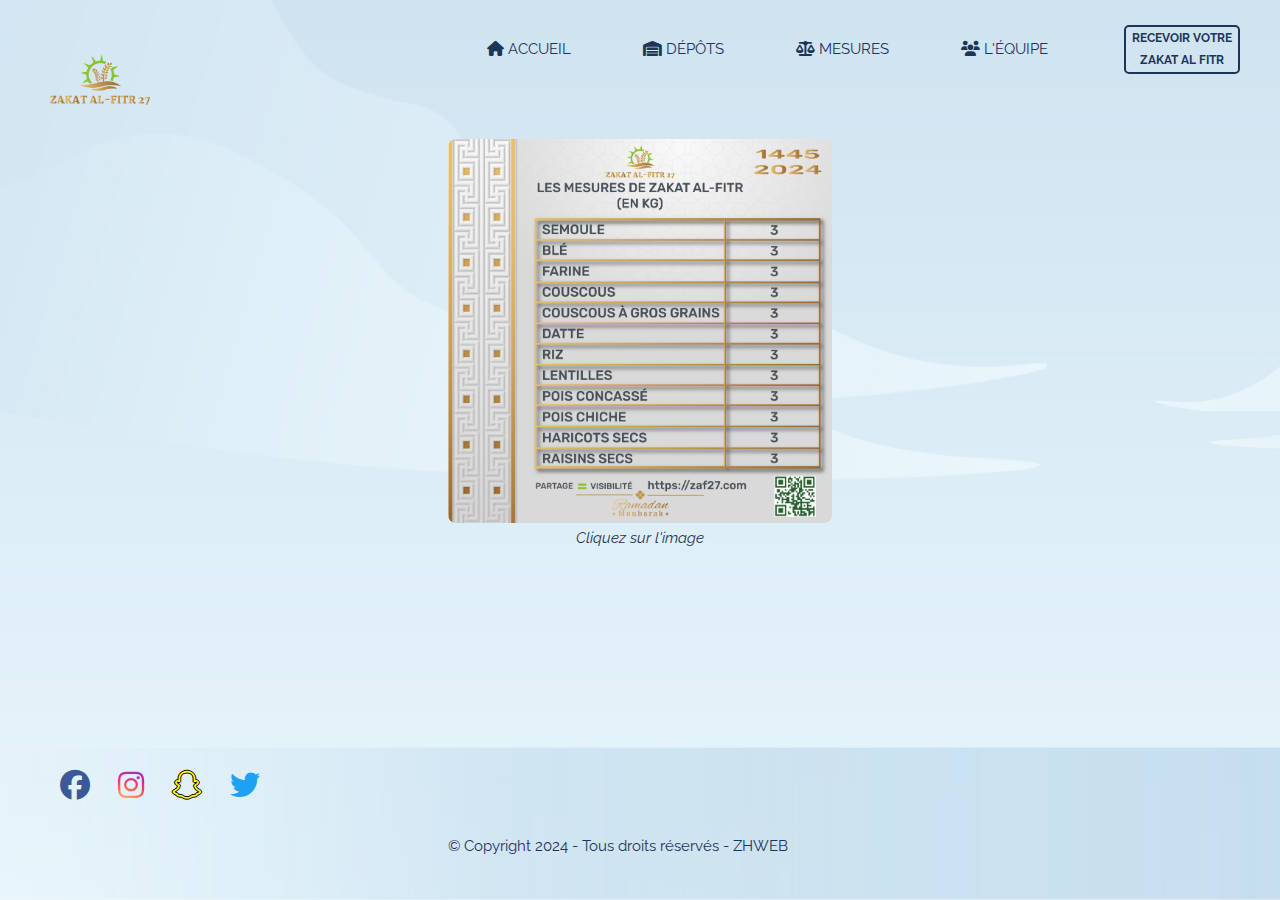
<file: measures.html>
<!DOCTYPE html>
<html lang="fr">
  <head>
    <meta charset="UTF-8">
    <meta name="viewport" content="width=device-width, initial-scale=1">
    <meta name="description" content="Website for Zakat Al Fitr">
    <title>Zakat Al Fitr 27</title>
    <link rel="icon" type="image/x-icon" href="img/Zakat Al Fitr.png">
    <link rel="stylesheet" href="https://www.w3schools.com/w3css/4/w3.css">
    <link rel="stylesheet" href="measures.css">
    <!-- CSS only -->
    <link rel="stylesheet" href="https://fonts.googleapis.com/css?family=Raleway">
    <link rel="stylesheet" href="https://cdnjs.cloudflare.com/ajax/libs/font-awesome/6.1.0/css/all.min.css">
  </head>

<body>

  <!-- Sidebar on small screens when clicking the menu icon -->
  <div class="sidenav" id="mySidenav">
    <a href="javascript:void(0)" class="closebtn" onclick="closeNav()">&times;</a>
    <a href="index.html" onclick="closeNav()" class="w3-bar-item w3-button"><i class="fa fa-home"></i> ACCUEIL</a>
    <a href="warehouse.html" onclick="closeNav()" class="w3-bar-item w3-button"><i class="fa fa-warehouse"></i> DÉPÔTS</a>
    <a href="measures.html" onclick="closeNav()" class="w3-bar-item w3-button"><i class="fa fa-balance-scale"></i> MESURES</a>
    <a href="team.html" onclick="closeNav()" class="w3-bar-item w3-button"><i class="fa fa-users"></i> L'ÉQUIPE</a>
    <a href="contact.html" onclick="closeNav()"><button class="w3-button w3-small w3-border w3-border-blue w3-round-large"><u>RECEVOIR VOTRE ZAKAT AL FITR</u></button></a>
    <!-- <a href="#contact" onclick="w3_close()" class="w3-bar-item w3-button">CONTACT</a> -->
  </div>
  
  <!-- Header with full-height image -->
  <header class="bgimg-1 w3-display-container" class="responsive" id="home">
    <!-- Navbar (on top) -->
    <div class="container" id="myNavbar">
      <div class="topnav">
        <!-- Right-sided navbar links -->
        <div class="w3-right w3-hide-small">
          <a href="index.html"><i class="fa fa-home"></i> ACCUEIL</a>
          <a href="warehouse.html"><i class="fa fa-warehouse"></i> DÉPÔTS</a> 
          <a href="measures.html" class="active"><i class="fa fa-balance-scale"></i> MESURES</a>
          <a href="team.html"><i class="fa fa-users"></i> L'ÉQUIPE</a>
          <button onclick="location.href='contact.html'" class="button button1"><b>RECEVOIR VOTRE<br>ZAKAT AL FITR</b></a>
        </div>

        <!-- Hide right-floated links on small screens and replace them with a menu icon -->
        <a href="javascript:void(0)" class="w3-bar-item w3-button w3-right w3-hide-large w3-hide-medium" id="openbtn" onclick="openNav()">&#9776;</a>
      </div>
      <a href="index.html" class="w3-bar-item w3-button" id="logo" alt="App Zakat Al Fitr"></a>
    </div>
      
    <!-- Trigger the Modal -->
    <img id="myImg" src="img/Mesures.jpg" alt="Tableau des mesures" class="responsive" />
    <br />
    <p><i>Cliquez sur l'image</i></p>

    <!-- The Modal -->
    <div id="myModal" class="modal">
      <span class="close">&times;</span>
      <img class="modal-content" id="img01">
      <div id="caption"></div>
    </div>

      <!-- Footer -->
      <footer class="w3-display-bottomleft w3-text-grey w3-large-2" style="padding:28px 48px">
        <a href="https://www.facebook.com/profile.php?id=100090586256162" target="_blank"><i class="fa-brands fa-facebook w3-hover-opacity"></i></a>
        <a href="https://www.instagram.com/" target="_blank"><i class="fa-brands fa-instagram w3-hover-opacity"></i></a>
        <a href="https://accounts.snapchat.com/" target="_blank"><i class="fa-brands fa-snapchat w3-hover-opacity"></i></a>
        <a href="https://twitter.com/" target="_blank"><i class="fa-brands fa-twitter w3-hover-opacity"></i></a>
        <p class="bgimg-2 copyright w3-center">&#169 Copyright 2024 - Tous droits réservés - ZHWEB</p>
      </footer>

  </header>

  <script src="measures.js"></script>

</body>
</html>
</file>
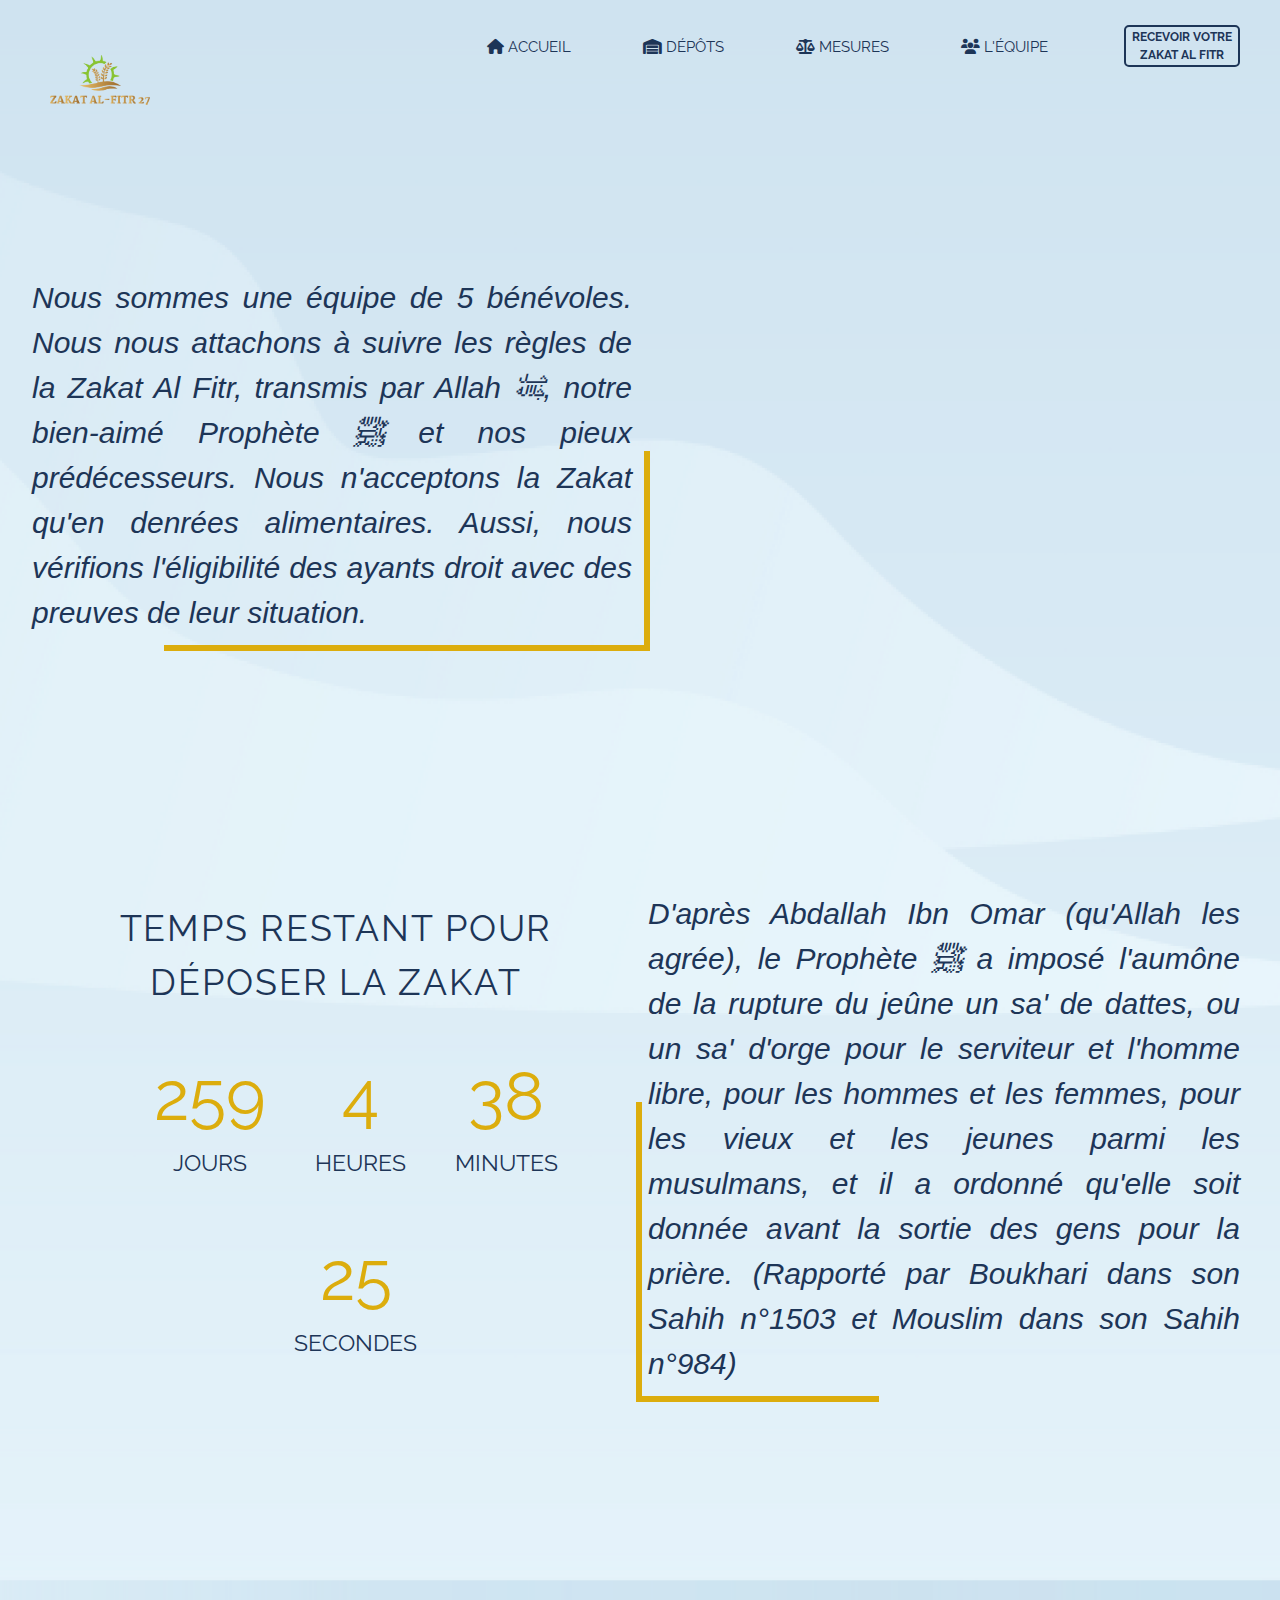
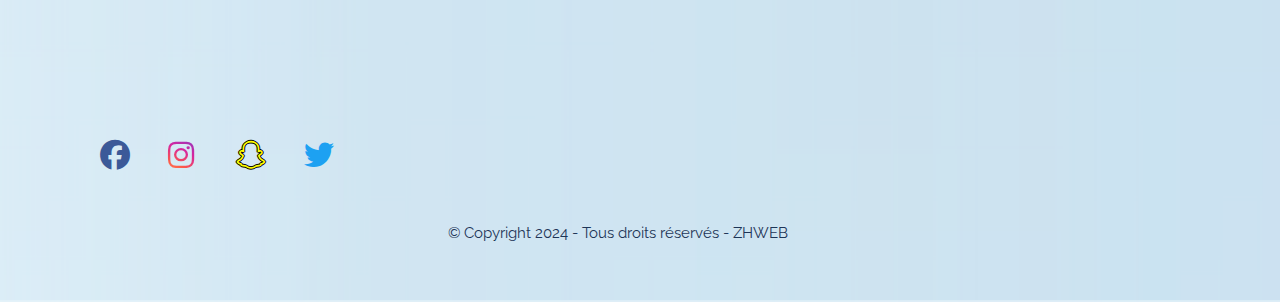
<file: team.html>
<!DOCTYPE html>
<html>
  <head>
    <title>Zakat Al Fitr 27</title>
    <meta charset="UTF-8">
    <meta name="viewport" content="width=device-width, initial-scale=1">
    <link rel="stylesheet" href="https://www.w3schools.com/w3css/4/w3.css">
    <link rel="stylesheet" href="team.css">
    <link rel="stylesheet" href="https://fonts.googleapis.com/css?family=Raleway">
    <link rel="stylesheet" href="https://cdnjs.cloudflare.com/ajax/libs/font-awesome/6.1.0/css/all.min.css">
    <link rel="icon" type="image/x-icon" href="img/Zakat Al Fitr.png">
  </head>

<body>

  <!-- Sidebar on small screens when clicking the menu icon -->
  <div class="sidenav" id="mySidenav">
    <a href="javascript:void(0)" class="closebtn" onclick="closeNav()">&times;</a>
    <a href="index.html" onclick="closeNav()" class="w3-bar-item w3-button"><i class="fa fa-home"></i> ACCUEIL</a>
    <a href="warehouse.html" onclick="closeNav()" class="w3-bar-item w3-button"><i class="fa fa-warehouse"></i> DÉPÔTS</a>
    <a href="measures.html" onclick="closeNav()" class="w3-bar-item w3-button"><i class="fa fa-balance-scale"></i> MESURES</a>
    <a href="team.html" onclick="closeNav()" class="w3-bar-item w3-button"><i class="fa fa-users"></i> L'ÉQUIPE</a>
    <a href="contact.html" onclick="closeNav()"><button class="w3-button w3-small w3-border w3-border-blue w3-round-large"><u>RECEVOIR VOTRE ZAKAT AL FITR</u></button></a>
    <!-- <a href="#contact" onclick="w3_close()" class="w3-bar-item w3-button">CONTACT</a> -->
  </div>
  
  <!-- Header with full-height image -->
  <header class="bgimg-1 w3-display-container" class="responsive" id="home">
    <!-- Navbar (on top) -->
    <div class="container" id="myNavbar">
      <div class="topnav">
        <!-- Right-sided navbar links -->
        <div class="w3-right w3-hide-small">
          <a href="index.html"><i class="fa fa-home"></i> ACCUEIL</a>
          <a href="warehouse.html"><i class="fa fa-warehouse"></i> DÉPÔTS</a> 
          <a href="measures.html" class="active"><i class="fa fa-balance-scale"></i> MESURES</a>
          <a href="team.html"><i class="fa fa-users"></i> L'ÉQUIPE</a>
          <button onclick="location.href='contact.html'" class="button button1"><b>RECEVOIR VOTRE<br>ZAKAT AL FITR</b></a>
            <!-- <a href="" class="w3-button w3-border w3-border-blue w3-round-large" id="cta">RECEVOIR VOTRE ZAKAT AL FITR></a> -->
        </div>

        <!-- Hide right-floated links on small screens and replace them with a menu icon -->
        <a href="javascript:void(0)" class="w3-bar-item w3-button w3-right w3-hide-large w3-hide-medium" id="openbtn" onclick="openNav()">&#9776;</a>
      </div>
      <a href="index.html" class="w3-bar-item w3-button" id="logo" alt="App Zakat Al Fitr"></a>
    </div>

    <div class="w3-container" style="padding:170px 16px" id="team">
      <!-- <div class="container-team"> -->
        <div class="w3-row-padding">
          <div class="w3-col m6">
            <h2 class="text-1">
              <i>
                Nous sommes une équipe de 5 bénévoles. Nous nous attachons à suivre les règles 
                de la Zakat Al Fitr, transmis par Allah ﷻ, notre bien-aimé 
                Prophète ﷺ et nos pieux prédécesseurs. Nous n'acceptons la Zakat 
                qu'en denrées alimentaires. Aussi, nous vérifions l'éligibilité des 
                ayants droit avec des preuves de leur situation.
              </i>
            </h2>
              <hr class="new1">
              <div class="vl"></div>
          </div>
          <div class="w3-row-padding">
            <div class="w3-col m6">
              <div class="container-countdown">
                <h1 id="headline">Temps restant pour déposer la zakat</h1>
                  <!-- <div id="countdown"> -->
                    <ul>
                      <li><span id="days"></span>JOURS</li>
                      <li><span id="hours"></span>HEURES</li>
                      <li><span id="minutes"></span>MINUTES</li>
                      <li><span id="seconds"></span>SECONDES</li>
                    </ul>
                  <!-- </div> -->
              </div>
            </div>
            <div class="w3-col m6">
              <h2 class="text-1">
                <i>
                  D'après Abdallah Ibn Omar (qu'Allah les agrée), le Prophète ﷺ a imposé 
                  l'aumône de la rupture du jeûne un sa' de dattes, ou un sa' d'orge pour le 
                  serviteur et l'homme libre, pour les hommes et les femmes, pour les vieux 
                  et les jeunes parmi les musulmans, et il a ordonné qu'elle soit donnée 
                  avant la sortie des gens pour la prière.
                  (Rapporté par Boukhari dans son Sahih n°1503 et Mouslim dans son Sahih n°984)
                </i>
              </h2>
                  <hr class="new2">
                  <div class="vl1"></div>
                  <!-- <hr class="new3"> -->
            </div>
          </div>
        </div>
      <!-- </div> -->
    </div>

    <div class="w3-display-bottomleft w3-text-grey w3-large-2" style="padding:24px 48px">
      <a href="https://www.facebook.com/profile.php?id=100090586256162" target="_blank"><i class="fa-brands fa-facebook w3-hover-opacity"></i></a>
      <a href="https://www.instagram.com/" target="_blank"><i class="fa-brands fa-instagram w3-hover-opacity"></i></a>
      <a href="https://accounts.snapchat.com/" target="_blank"><i class="fa-brands fa-snapchat w3-hover-opacity"></i></a>
      <a href="https://twitter.com/" target="_blank"><i class="fa-brands fa-twitter w3-hover-opacity"></i></a>
      <footer class="copyright">&#169 Copyright 2024 - Tous droits réservés - ZHWEB</footer>
    </div>
  </header>

  <script src="team.js"></script>

</body>
</html>
</file>
<file: measures.css>
body,
h1,
h2,
h3,
h4,
h5,
h6 {
  font-family: "Raleway", sans-serif;
}

body,
html {
  height: 100%;
  line-height: 1.8;
}

/* Barre latérale s'ouvre à droite */
.sidenav {
  height: 100%;
  width: 0;
  position: fixed;
  z-index: 1;
  top: 0;
  right: 0px;
  background-color: #111;
  overflow-x: hidden;
  transition: 0.5s;
  padding-top: 100px;
  opacity: 0.8;
}

.sidenav a {
  padding: 18px 18px 18px 18px;
  text-decoration: none;
  font-size: 25px;
  color: #ef7d39;
  display: block;
  transition: 0.3s;
}

.sidenav a:hover {
  color: #1d3557;
}

.sidenav .closebtn {
  color: #ef7d39;
  position: absolute;
  top: 0;
  right: 25px;
  font-size: 56px;
  margin-left: 50px;
}

#openbtn {
  color: #ef7d39;
  font-size: 20px;
}

/* Logo */
#logo {
  background-position: center;
  background-repeat: no-repeat;
  background-size: contain;
  background-image: url("img/Zakat\ Al\ Fitr.png");
  position: absolute;
  top: 30px;
  left: 50px;
  width: 100px;
  height: 100px;
  overflow: hidden;
}

#logo:hover {
  opacity: 0.8;
}

/* Position the navbar container inside the image */
.container {
  position: relative;
  width: auto;
}

/* The navbar */
.topnav {
  overflow: hidden;
}

/* Navbar links */
.topnav a {
  float: left;
  color: #1d3557;
  text-align: center;
  padding: 34px 36px;
  text-decoration: none;
  font-size: 15px;
  border-bottom: 2px solid transparent;
}

.topnav a:before {
  content: "";
  display: block;
  position: relative;
  width: 0;
  top: 2em;
  border-bottom: 2px solid #ef7d39;
  transition: width 0.4s;
}

.topnav a:hover {
  height: 1px;
  opacity: 0.7;
  text-align: left;
}

.topnav a:hover:before {
  width: 100%;
}

.active,
.a:hover {
  border-bottom: 2px solid #ef7d39;
}

input[type="text"] {
  font-size: 1rem;
}

/* Button in the navbar */
.button {
  background-color: #1d3557;
  border-radius: 5px;
  border: none;
  color: white;
  /* padding: 16px 32px; */
  text-align: center;
  text-decoration: none;
  display: inline-block;
  font-size: 12px;
  margin: 25px 40px;
  transition-duration: 0.4s;
  cursor: pointer;
}

.button1 {
  background-color: transparent;
  color: #1d3557;
  border: 2px solid #1d3557;
}

.button1:hover {
  background-color: #1d3557;
  color: white;
}

/* Full height image header */
.bgimg-1 {
  background-position: center;
  background-repeat: no-repeat;
  background-image: url("img/Page\ 2\ Depots.png");
  background-size: cover;
  min-height: 100%;
}

/* Media queries for mobile devices */
@media only screen and (min-width: 800px) and (max-width: 1920px) {
  .bgimg-1 {
    background-image: url("img/Page\ 2\ Depots.png");
  }
}

@media only screen and (min-width: 360px) and (max-width: 428px) {
  .bgimg-1 {
    background-image: url("img/Page\ 2\ Responsive.png");
  }
}

/* Media queries for mobile devices */
.copyright {
  position: relative;
  left: 1000px;
  color: #1d3557;
}

/* Media queries for mobile devices */
@media screen and (max-width: 1920px) {
  .copyright {
    position: relative;
    bottom: 10px;
    left: 700px;
  }
}

@media screen and (max-width: 1440px) {
  .copyright {
    position: relative;
    bottom: 1px;
    left: 450px;
  }
}

@media screen and (max-width: 1280px) {
  .copyright {
    position: relative;
    top: 3px;
    left: 400px;
  }
}

@media screen and (max-width: 1080px) {
  .copyright {
    position: relative;
    left: 310px;
    top: 1px;
  }
}

@media screen and (max-width: 810px) {
  .copyright {
    position: relative;
    left: 170px;
    top: -10px;
  }
}

@media screen and (max-width: 800px) {
  .copyright {
    position: relative;
    left: 150px;
    top: -18px;
  }
}

@media screen and (max-width: 428px) {
  .copyright {
    font-size: x-small;
    position: relative;
    left: 30px;
    top: 1px;
  }
}

@media screen and (max-width: 414px) {
  .copyright {
    font-size: x-small;
    position: relative;
    left: 22px;
    top: 2px;
  }
}

@media screen and (max-width: 390px) {
  .copyright {
    font-size: xx-small;
    position: relative;
    left: 25px;
    top: 2px;
  }
}

@media screen and (max-width: 384px) {
  .copyright {
    font-size: xx-small;
    position: relative;
    left: 20px;
  }
}

@media screen and (max-width: 375px) {
  .copyright {
    font-size: xx-small;
    position: relative;
    left: 16px;
  }
}

@media screen and (max-width: 360px) {
  .copyright {
    font-size: xx-small;
    position: relative;
    left: 9px;
  }
}

/* icons social network */
.fa-facebook {
  font-size: 30px;
  margin: 5px 2px;
  padding: 10px;
  color: #3b5998;
}

.fa-instagram {
  font-size: 30px;
  margin: 5px 2px;
  padding: 10px;
  background: radial-gradient(
    circle at 30% 107%,
    #fdf497 0%,
    #fdf497 5%,
    #fd5949 45%,
    #d6249f 60%,
    #285aeb 90%
  );
  -webkit-background-clip: text;
  /* Also define standard property for compatibility */
  background-clip: text;
  -webkit-text-fill-color: transparent;
}

.fa-snapchat {
  font-size: 30px;
  margin: 5px 2px;
  padding: 10px;
  color: #fffc00;
  text-shadow: -1px 0 black, 0 1px black, 1px 0 black, 0 -1px black;
}
.fa-twitter {
  font-size: 30px;
  margin: 5px 2px;
  padding: 10px;
  color: #1da1f2;
}

/* Media queries for mobile devices */
@media screen and (max-width: 810px) {
  .fa-facebook,
  .fa-instagram,
  .fa-snapchat,
  .fa-twitter {
    position: relative;
    padding: 30px;
    font-size: 30px;
    width: 40px;
    left: 10px;
    bottom: 20px;
  }
}

@media screen and (max-width: 428px) {
  .fa-facebook,
  .fa-instagram,
  .fa-snapchat,
  .fa-twitter {
    position: relative;
    padding: 30px;
    font-size: 35px;
    width: 40px;
    left: 20px;
    bottom: 20px;
  }
}

@media screen and (max-width: 414px) {
  .fa-facebook,
  .fa-instagram,
  .fa-snapchat,
  .fa-twitter {
    position: relative;
    padding: 30px;
    font-size: 35px;
    width: 40px;
    bottom: 15px;
    left: 10px;
  }
}

@media screen and (max-width: 412px) {
  .fa-facebook,
  .fa-instagram,
  .fa-snapchat,
  .fa-twitter {
    position: relative;
    padding: 30px;
    font-size: 30px;
    width: 40px;
    left: 10px;
    top: 10px;
  }
}

@media screen and (max-width: 411px) {
  .fa-facebook,
  .fa-instagram,
  .fa-snapchat,
  .fa-twitter {
    position: relative;
    padding: 30px;
    font-size: 30px;
    width: 40px;
    left: 10px;
    top: 10px;
  }
}

@media screen and (max-width: 390px) {
  .fa-facebook,
  .fa-instagram,
  .fa-snapchat,
  .fa-twitter {
    position: relative;
    padding: 30px;
    font-size: 35px;
    width: 50px;
    margin: 5px 2px;
    bottom: 10px;
    left: 1px;
  }
}

@media screen and (max-width: 384px) {
  .fa-facebook,
  .fa-instagram,
  .fa-snapchat,
  .fa-twitter {
    position: relative;
    padding: 30px;
    font-size: 35px;
    width: 40px;
    bottom: 10px;
    left: 1px;
  }
}

@media screen and (max-width: 375px) {
  .fa-facebook,
  .fa-instagram,
  .fa-snapchat,
  .fa-twitter {
    position: relative;
    padding: 30px;
    font-size: 35px;
    width: 50px;
    bottom: 2px;
    left: -10px;
  }
}

@media screen and (max-width: 360px) {
  .fa-facebook,
  .fa-instagram,
  .fa-snapchat,
  .fa-twitter {
    position: relative;
    padding: 25px;
    font-size: 29px;
    width: 50px;
    margin: 5px 2px;
    bottom: 5px;
    left: 5px;
  }
}

/* Measures page */
@media only screen and (min-width: 800px) and (max-width: 1920px) {
  #myImg {
    width: 30%;
  }
}

@media screen and (max-width: 810px) {
  #myImg {
    width: 55%;
  }
}

@media only screen and (min-width: 360px) and (max-width: 428px) {
  #myImg {
    width: 80%;
  }
}

p {
  color: #1d3557;
  text-align: center;
}

.responsive {
  display: block;
  margin-left: auto;
  margin-right: auto;
  position: relative;
  top: 40px;
  max-width: 33%;
  height: auto;
}

#myImg {
  cursor: pointer;
  transition: 0.3s;
  border-radius: 8px;
}

#myImg:hover {
  opacity: 0.7;
}

/* The Modal (background) */
.modal {
  display: none; /* Hidden by default */
  position: fixed; /* Stay in place */
  z-index: 1; /* Sit on top */
  padding-top: 100px; /* Location of the box */
  left: 0;
  top: 0;
  width: 100%; /* Full width */
  height: 100%; /* Full height */
  overflow: auto; /* Enable scroll if needed */
  background-color: rgb(0, 0, 0); /* Fallback color */
  background-color: rgba(0, 0, 0, 0.9); /* Black w/ opacity */
}

/* Modal Content (image) */
.modal-content {
  margin: auto;
  display: block;
  width: 95%;
  max-width: 700px;
  border-radius: 8px;
}

/* Caption of Modal Image */
#caption {
  margin: auto;
  display: block;
  width: 80%;
  max-width: 700px;
  text-align: center;
  color: #ccc;
  padding: 10px 0;
  height: 150px;
}

/* Add Animation */
.modal-content,
#caption {
  -webkit-animation-name: zoom;
  -webkit-animation-duration: 0.6s;
  animation-name: zoom;
  animation-duration: 0.6s;
}

@-webkit-keyframes zoom {
  from {
    -webkit-transform: scale(0);
  }
  to {
    -webkit-transform: scale(1);
  }
}

@keyframes zoom {
  from {
    transform: scale(0);
  }
  to {
    transform: scale(1);
  }
}

/* The Close Button */
.close {
  position: absolute;
  top: 15px;
  right: 35px;
  color: #f1f1f1;
  font-size: 40px;
  font-weight: bold;
  transition: 0.3s;
}

.close:hover,
.close:focus {
  color: #bbb;
  text-decoration: none;
  cursor: pointer;
}

/* Footer */
/* @media only screen and (min-width: 800px) and (max-width : 1920px)
{
.bgimg-2{
  background-position: center;
  background-image: url("img/Footer.png");
  background-repeat: no-repeat;
  }
} */
</file>
<file: team.css>
body,
h1,
h2,
h3,
h4,
h5,
h6 {
  font-family: "Raleway", sans-serif;
}

body,
html {
  height: 100%;
  /* line-height: 1.8; */
}

/* Barre latérale s'ouvre à droite */
.sidenav {
  height: 100%;
  width: 0;
  position: fixed;
  z-index: 1;
  top: 0;
  right: 0px;
  background-color: #111;
  overflow-x: hidden;
  transition: 0.5s;
  padding-top: 100px;
  opacity: 0.8;
}

.sidenav a {
  padding: 18px 18px 18px 18px;
  text-decoration: none;
  font-size: 25px;
  color: #ef7d39;
  display: block;
  transition: 0.3s;
}

.sidenav a:hover {
  color: #1d3557;
}

.sidenav .closebtn {
  color: #ef7d39;
  position: absolute;
  top: 0;
  right: 25px;
  font-size: 56px;
  margin-left: 50px;
}

#openbtn {
  color: #ef7d39;
  font-size: 20px;
}

/* Logo */
#logo {
  background-position: center;
  background-repeat: no-repeat;
  background-size: contain;
  background-image: url("img/Zakat\ Al\ Fitr.png");
  position: absolute;
  top: 30px;
  left: 50px;
  width: 100px;
  height: 100px;
  overflow: hidden;
}

#logo:hover {
  opacity: 0.8;
}

/* Position the navbar container inside the image */
.container {
  position: relative;
  width: auto;
}

/* The navbar */
.topnav {
  overflow: hidden;
}

/* Navbar links */
.topnav a {
  float: left;
  color: #1d3557;
  text-align: center;
  padding: 34px 36px;
  text-decoration: none;
  font-size: 15px;
  border-bottom: 2px solid transparent;
}

.topnav a:before {
  content: "";
  display: block;
  position: relative;
  width: 0;
  top: 2em;
  border-bottom: 2px solid #ef7d39;
  transition: width 0.4s;
}

.topnav a:hover {
  height: 1px;
  opacity: 0.7;
  text-align: left;
}

.topnav a:hover:before {
  width: 100%;
}

.active,
.a:hover {
  border-bottom: 2px solid #ef7d39;
}

input[type="text"] {
  font-size: 1rem;
}

/* Button in the navbar */
.button {
  background-color: #1d3557;
  border-radius: 5px;
  border: none;
  color: white;
  /* padding: 16px 32px; */
  text-align: center;
  text-decoration: none;
  display: inline-block;
  font-size: 12px;
  margin: 25px 40px;
  transition-duration: 0.4s;
  cursor: pointer;
}

.button1 {
  background-color: transparent;
  color: #1d3557;
  border: 2px solid #1d3557;
}

.button1:hover {
  background-color: #1d3557;
  color: white;
}

/* Full height image header */
.bgimg-1 {
  background-position: center;
  background-repeat: no-repeat;
  background-image: url("img/Page\ 2\ Depots.png");
  background-size: cover;
  min-height: 100%;
}

/* Media queries for mobile devices */
@media only screen and (min-width: 800px) and (max-width: 1920px) {
  .bgimg-1 {
    background-image: url("img/Page\ 2\ Depots.png");
  }
}

@media only screen and (min-width: 360px) and (max-width: 428px) {
  .bgimg-1 {
    background-image: url("img/Page\ 2\ Responsive.png");
  }
}

.copyright {
  position: relative;
  left: 1000px;
  color: #1d3557;
}

/* Media queries for mobile devices */
@media screen and (max-width: 1920px) {
  .copyright {
    position: relative;
    bottom: 10px;
    left: 700px;
  }
}

@media screen and (max-width: 1440px) {
  .copyright {
    position: relative;
    bottom: 16px;
    left: 450px;
  }
}

@media screen and (max-width: 1280px) {
  .copyright {
    position: relative;
    top: -33px;
    left: 400px;
  }
}

@media screen and (max-width: 1080px) {
  .copyright {
    position: relative;
    left: 310px;
    top: 1px;
  }
}

@media screen and (max-width: 810px) {
  .copyright {
    position: relative;
    left: 150px;
    top: -45px;
  }
}

@media screen and (max-width: 800px) {
  .copyright {
    position: relative;
    left: 150px;
  }
}

@media screen and (max-width: 428px) {
  .copyright {
    font-size: x-small;
    position: relative;
    left: 30px;
    top: 1px;
  }
}

@media screen and (max-width: 414px) {
  .copyright {
    font-size: x-small;
    position: relative;
    left: 22px;
    top: 2px;
  }
}

@media screen and (max-width: 390px) {
  .copyright {
    font-size: xx-small;
    position: relative;
    left: 25px;
    top: 2px;
  }
}

@media screen and (max-width: 384px) {
  .copyright {
    font-size: xx-small;
    position: relative;
    left: 20px;
  }
}

@media screen and (max-width: 375px) {
  .copyright {
    font-size: xx-small;
    position: relative;
    left: 16px;
  }
}

@media screen and (max-width: 360px) {
  .copyright {
    font-size: xx-small;
    position: relative;
    left: 9px;
  }
}

/* icons social network */
.fa-facebook {
  font-size: 30px;
  margin: 5px 2px;
  padding: 10px;
  color: #3b5998;
}

.fa-instagram {
  font-size: 30px;
  margin: 5px 2px;
  padding: 10px;
  background: radial-gradient(
    circle at 30% 107%,
    #fdf497 0%,
    #fdf497 5%,
    #fd5949 45%,
    #d6249f 60%,
    #285aeb 90%
  );
  -webkit-background-clip: text;
  /* Also define standard property for compatibility */
  background-clip: text;
  -webkit-text-fill-color: transparent;
}

.fa-snapchat {
  font-size: 30px;
  margin: 5px 2px;
  padding: 10px;
  color: #fffc00;
  text-shadow: -1px 0 black, 0 1px black, 1px 0 black, 0 -1px black;
}
.fa-twitter {
  font-size: 30px;
  margin: 5px 2px;
  padding: 10px;
  color: #1da1f2;
}

/* Media queries for mobile devices */
@media screen and (max-width: 1280px) {
  .fa-facebook,
  .fa-instagram,
  .fa-snapchat,
  .fa-twitter {
    position: relative;
    padding: 30px;
    font-size: 30px;
    width: 40px;
    left: 20px;
    bottom: 50px;
  }
}

@media screen and (max-width: 428px) {
  .fa-facebook,
  .fa-instagram,
  .fa-snapchat,
  .fa-twitter {
    position: relative;
    padding: 30px;
    font-size: 40px;
    width: 40px;
    left: 20px;
    bottom: 20px;
  }
}

@media screen and (max-width: 414px) {
  .fa-facebook,
  .fa-instagram,
  .fa-snapchat,
  .fa-twitter {
    position: relative;
    padding: 30px;
    font-size: 40px;
    width: 40px;
    bottom: 15px;
    left: 10px;
  }
}

@media screen and (max-width: 412px) {
  .fa-facebook,
  .fa-instagram,
  .fa-snapchat,
  .fa-twitter {
    position: relative;
    padding: 30px;
    font-size: 30px;
    width: 40px;
    left: 10px;
    top: 10px;
  }
}

@media screen and (max-width: 411px) {
  .fa-facebook,
  .fa-instagram,
  .fa-snapchat,
  .fa-twitter {
    position: relative;
    padding: 30px;
    font-size: 30px;
    width: 40px;
    left: 10px;
    top: 10px;
  }
}

@media screen and (max-width: 390px) {
  .fa-facebook,
  .fa-instagram,
  .fa-snapchat,
  .fa-twitter {
    position: relative;
    padding: 30px;
    font-size: 35px;
    width: 50px;
    margin: 5px 2px;
    bottom: 10px;
    left: 1px;
  }
}

@media screen and (max-width: 384px) {
  .fa-facebook,
  .fa-instagram,
  .fa-snapchat,
  .fa-twitter {
    position: relative;
    padding: 30px;
    font-size: 35px;
    width: 40px;
    bottom: 10px;
    left: 1px;
  }
}

@media screen and (max-width: 375px) {
  .fa-facebook,
  .fa-instagram,
  .fa-snapchat,
  .fa-twitter {
    position: relative;
    padding: 30px;
    font-size: 35px;
    width: 50px;
    bottom: 2px;
    left: -10px;
  }
}

@media screen and (max-width: 360px) {
  .fa-facebook,
  .fa-instagram,
  .fa-snapchat,
  .fa-twitter {
    position: relative;
    padding: 25px;
    font-size: 35px;
    width: 50px;
    margin: 5px 2px;
    bottom: 5px;
    left: 5px;
  }
}

/* Team page */
.text-1 {
  text-align: justify;
  text-justify: inter-word;
  font-family: -apple-system, BlinkMacSystemFont, "Segoe UI", Roboto, Oxygen,
    Ubuntu, Cantarell, "Open Sans", "Helvetica Neue", sans-serif;
  color: #1d3557;
}

hr.new1 {
  border: 3px solid #dcad0d;
  width: 80%;
  position: relative;
  left: 22%;
  bottom: 10px;
}

hr.new2 {
  border: 3px solid #dcad0d;
  width: 40%;
  position: relative;
  right: 2%;
  bottom: 10px;
}

/* hr.new3 {
  border: 3px solid #DCAD0D;
  width: 80%;
  position: relative;
  right: 2%;
  bottom: 650px;
} */

.vl {
  border-left: 6px solid #dcad0d;
  height: 200px;
  position: relative;
  left: 102%;
  bottom: 230px;
}

.vl1 {
  border-left: 6px solid #dcad0d;
  height: 300px;
  position: relative;
  right: 2%;
  bottom: 330px;
}

/* Media queries for mobile devices */
@media only screen and (min-width: 360px) and (max-width: 428px) {
  hr.new1,
  hr.new2,
  .vl,
  .vl1 {
    display: none;
  }
}

.container-team {
  position: relative;
  bottom: 100px;
  text-align: center;
}

/* Countdown */
.container-countdown {
  position: relative;
  top: 10px;
  color: #1d3557;
  text-align: center;
  align-items: center;
  width: 100%;
}

h1 {
  font-weight: normal;
  letter-spacing: 0.125rem;
  text-transform: uppercase;
}

li {
  display: inline-block;
  font-size: 1.5rem;
  list-style-type: none;
  padding: 1em;
  text-transform: uppercase;
}

li span {
  display: block;
  font-size: 4.5rem;
}

#days {
  color: #dcad0d;
}

#hours {
  color: #dcad0d;
}

#minutes {
  color: #dcad0d;
}

#seconds {
  color: #dcad0d;
}

@media screen and (max-width: 768px) {
  h1 {
    font-size: calc(1.5rem * var(--smaller));
  }

  li {
    font-size: calc(1.125rem * var(--smaller));
  }

  li span {
    font-size: calc(3.375rem * var(--smaller));
  }
}
</file>
